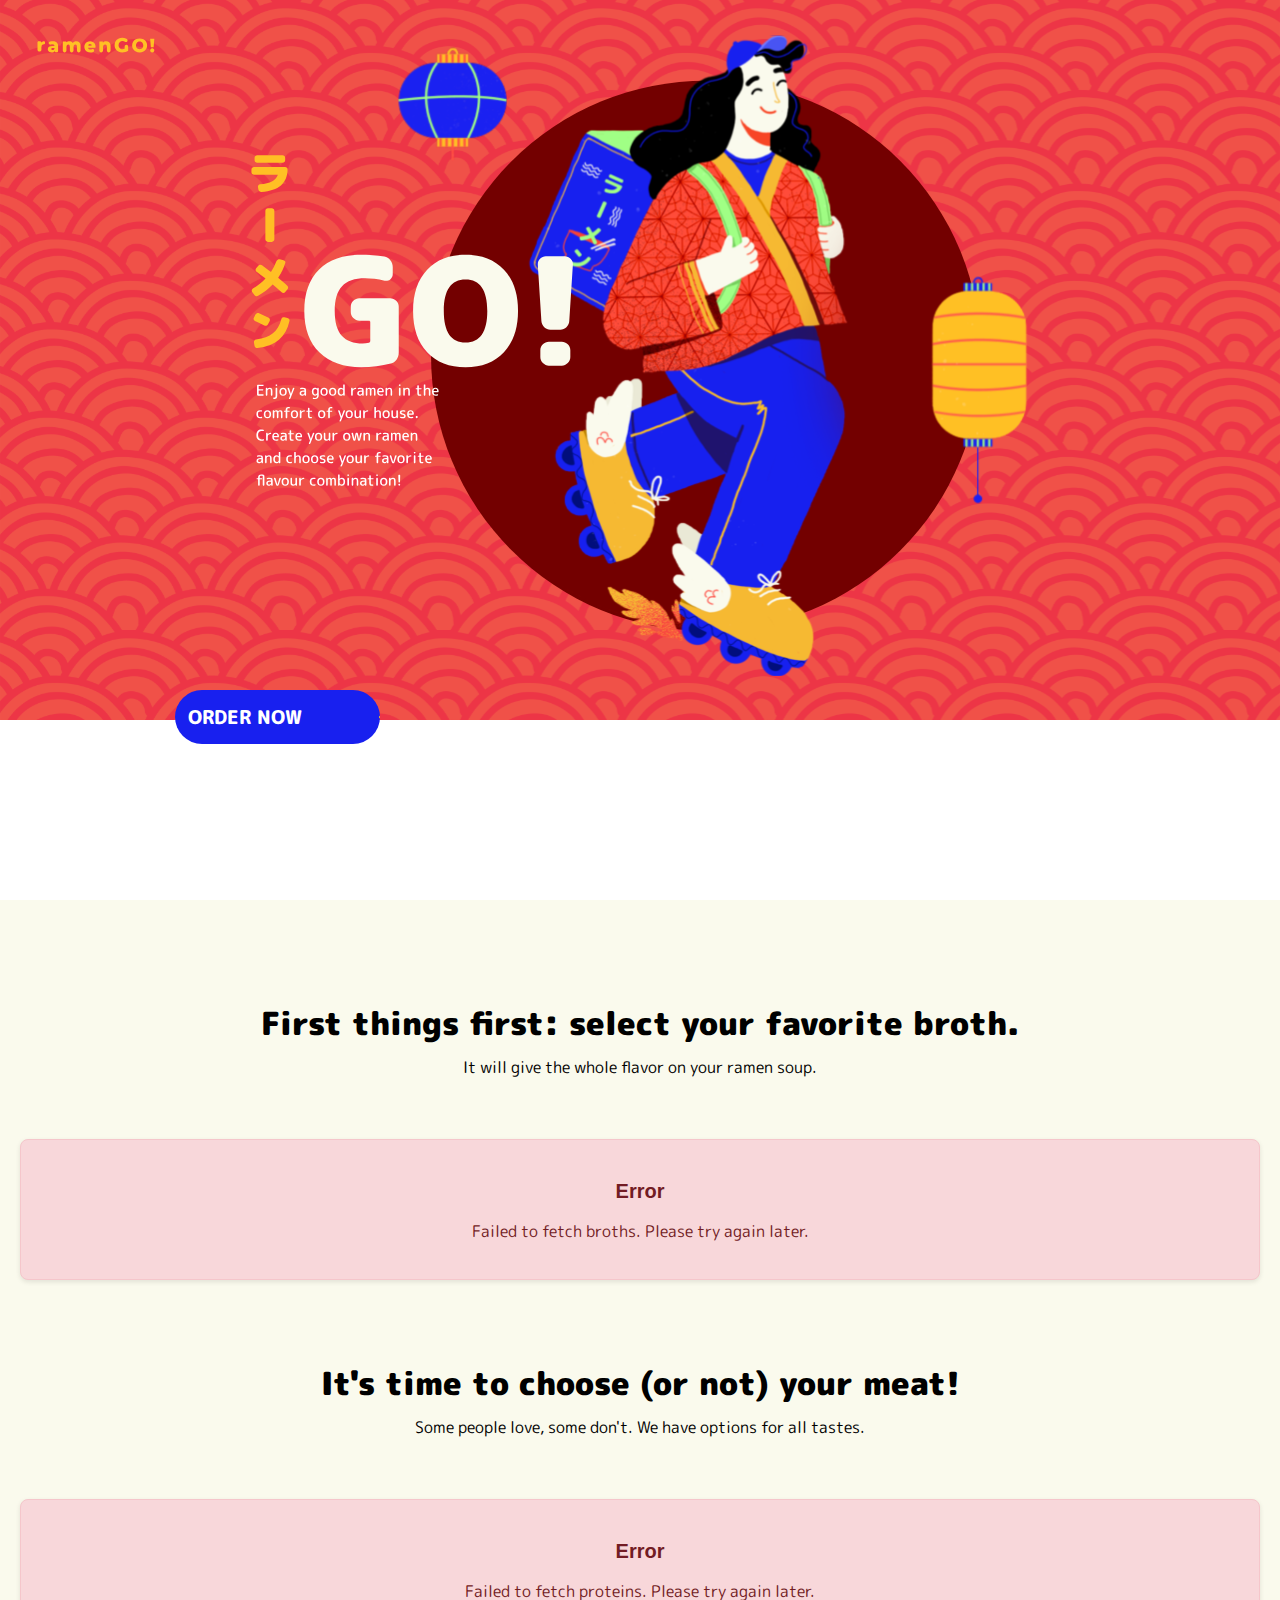
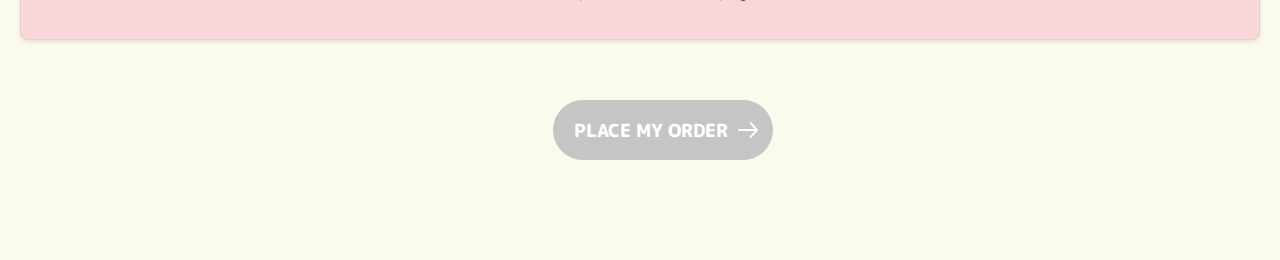
<file: index.html>
<!DOCTYPE html>
<html lang="en">
<head>
    <meta charset="UTF-8">
    <meta name="viewport" content="width=device-width, initial-scale=1.0">
    <title>RamenGO!</title>
    <link rel="stylesheet" href="styles_main.css">
    <link rel="preconnect" href="https://fonts.googleapis.com">
    <link rel="preconnect" href="https://fonts.gstatic.com" crossorigin>
    <link href="https://fonts.googleapis.com/css2?family=M+PLUS+Rounded+1c:wght@500;800;900&display=swap" rel="stylesheet">
</head>
<body>
  <header class="hero">
    <section>
      <img src="src/assets/Hero.svg" alt="Hero Background" class="hero-bg">
      <a href="#broths" class="custom-button">
          <span class="button-text">ORDER NOW</span>
          <img src="src/assets/FlechaDireita.svg" alt="Seta" class="arrow-icon">
      </a>
    </section>
</header>
    <main>
      <section id="broths" class="broths">
        <h2 class="h2-broths">First things first: select your favorite broth.</h2>
        <p>It will give the whole flavor on your ramen soup.</p>
        <div class="brothsCards cards">
        </div>
        <div class="error-card hidden">
            <h3>Error</h3>
            <p>Failed to fetch broths. Please try again later.</p>
        </div>
    </section>
    <section class="proteins">
        <h2 class="h2-broths">It's time to choose (or not) your meat!</h2>
        <p>Some people love, some don't. We have options for all tastes.</p>
        <div class="proteinsCards cards">
        </div>
        <div class="error-card hidden">
            <h3>Error</h3>
            <p>Failed to fetch proteins. Please try again later.</p>
        </div>
    </section>
    <button id="place-order-button" class="order-button" disabled>
      <span class="order-button-text">PLACE MY ORDER</span>
      <img src="src/assets/FlechaDireitaDesativada.svg" alt="Seta" class="order-arrow-icon">
    </button>
    </main>
    <script type="module" src="src/main.js"></script>
</body>
</html>
</file>
<file: styles_main.css>
body {
  font-family: "Arial", sans-serif;
  margin: 0;
  padding: 0;
  box-sizing: border-box;
}

.hero {
  position: relative;
  height: 100vh;
  width: 100%;
  overflow: hidden;
}

.hero-bg {
  position: absolute;
  top: 0;
  left: 0;
  width: 100%;
  height: auto;
}

.custom-button {
  position: absolute;
  bottom: 156px;
  left: calc(35% - 273px);
  max-width: calc(50% - 40px);
  width: 16vw;
  height: 6vh;
  border-radius: 80px;
  background-color: #1820ef;
  color: #fff;
  font-size: 19px;
  display: flex;
  align-items: center;
  justify-content: flex-start;
  overflow: hidden;
  text-decoration: none;
}

@media (max-width: 600px) {
  .custom-button {
    width: auto;
    max-width: none;
    left: calc(50% - 50%);
    bottom: 20px;
  }
}

.button-text {
  font-weight: bold;
  margin-left: 1vw;
  white-space: nowrap;
  font-family: "M PLUS Rounded 1c", sans-serif;
  font-weight: 800;
  font-style: normal;
  color: #fff;
}

.arrow-icon {
  height: 20px;
  margin-left: 6vw;
}

.order-button {
  width: 220px;
  height: 60px;
  border-radius: 80px;
  background-color: #1820ef;
  border: none;
  color: #ffffff;
  font-size: 18px;
  display: flex;
  align-items: center;
  justify-content: flex-start;
  padding: 0 20px;
  position: relative;
  overflow: hidden;
  left: 43%;
  margin-top: 60px;
  margin-bottom: 80px;
}

.order-button img {
  width: 24px;
  height: auto;
}

.order-button.enabled {
  cursor: pointer;
}

.order-button:disabled {
  background-color: #c5c5c5;
  color: #999;
  cursor: auto;
}

.order-button-text {
  font-weight: bold;
  margin-left: 1px;
  white-space: nowrap;
  font-family: "M PLUS Rounded 1c", sans-serif;
  font-weight: 800;
  font-style: normal;
  color: #fff;
}

.order-arrow-icon {
  height: 24px;
  margin-left: 10px;
}

main {
  background-color: #fafaed;
  padding: 20px;
}

section {
  text-align: center;
  margin: 20px 0;
}

.cards {
  display: flex;
  justify-content: center;
  gap: 20px;
  flex-wrap: wrap;
  margin-top: 40px;
}

.card {
  width: 275px;
  background-color: #fafaed;
  border-radius: 10px;
  box-shadow: 0 2px 5px rgba(0, 0, 0, 0.1);
  padding: 20px;
  text-align: center;
}

.card img {
  max-width: 100px;
  margin-bottom: 10px;
}

.card h3 {
  margin: 10px 0;
  font-size: 18px;
  color: blue;
  transition: color 0.3s;
  font-family: "M PLUS Rounded 1c", sans-serif !important;
  font-weight: 900;
  font-style: normal;
}

.card p {
  font-size: 14px;
  color: #555;
  transition: color 0.3s;
  font-family: "M PLUS Rounded 1c", sans-serif;
  font-weight: 400;
  font-style: normal;
}

.card span {
  display: block;
  margin-top: auto;
  height: 30px;
  color: #e91e63;
  font-family: "M PLUS Rounded 1c", sans-serif !important;
  font-weight: 900;
  font-style: normal;
}

.card.selected {
  background-color: #1820ef;
}

.card.selected h3,
.card.selected p,
.card.selected span {
  color: #fff;
}

.card.selected span {
  color: yellow;
}

footer {
  background-color: #333;
  color: white;
  text-align: center;
  padding: 20px;
}

.credits {
  display: flex;
  justify-content: center;
  gap: 10px;
}

.credit {
  background-color: #444;
  color: white;
  padding: 5px 10px;
  border-radius: 50%;
}

.hidden {
  display: none;
}

.error-card {
  background-color: #f8d7da;
  border: 1px solid #f5c6cb;
  border-radius: 8px;
  padding: 20px;
  margin-top: 20px;
  box-shadow: 0 2px 5px rgba(0, 0, 0, 0.1);
}

.error-card h3 {
  color: #721c24;
  font-size: 20px;
  margin-bottom: 10px;
}

.error-card p {
  color: #721c24;
  font-size: 16px;
  line-height: 1.5;
}

section {
  text-align: center;
  margin: 20px 0;
}

section .card {
  display: inline-block;
  margin: 0 40px;
}

.broths {
  margin-top: 80px;
}

.proteins {
  margin-top: 80px;
}

.order-button.disabled .order-arrow-icon {
  content: url("src/assets/FlechaDireitaDesativada.svg");
}

.order-button.enabled .order-arrow-icon {
  content: url("src/assets/FlechaDireita.svg");
}

p {
  font-family: "M PLUS Rounded 1c", sans-serif !important;
  font-weight: 400;
  font-style: normal;
}

.h2-broths,
.h2-proteins {
  font-family: "M PLUS Rounded 1c", sans-serif !important;
  font-weight: 900;
  font-style: normal;
  font-size: 32px;
  margin-bottom: -7px;
}
</file>
